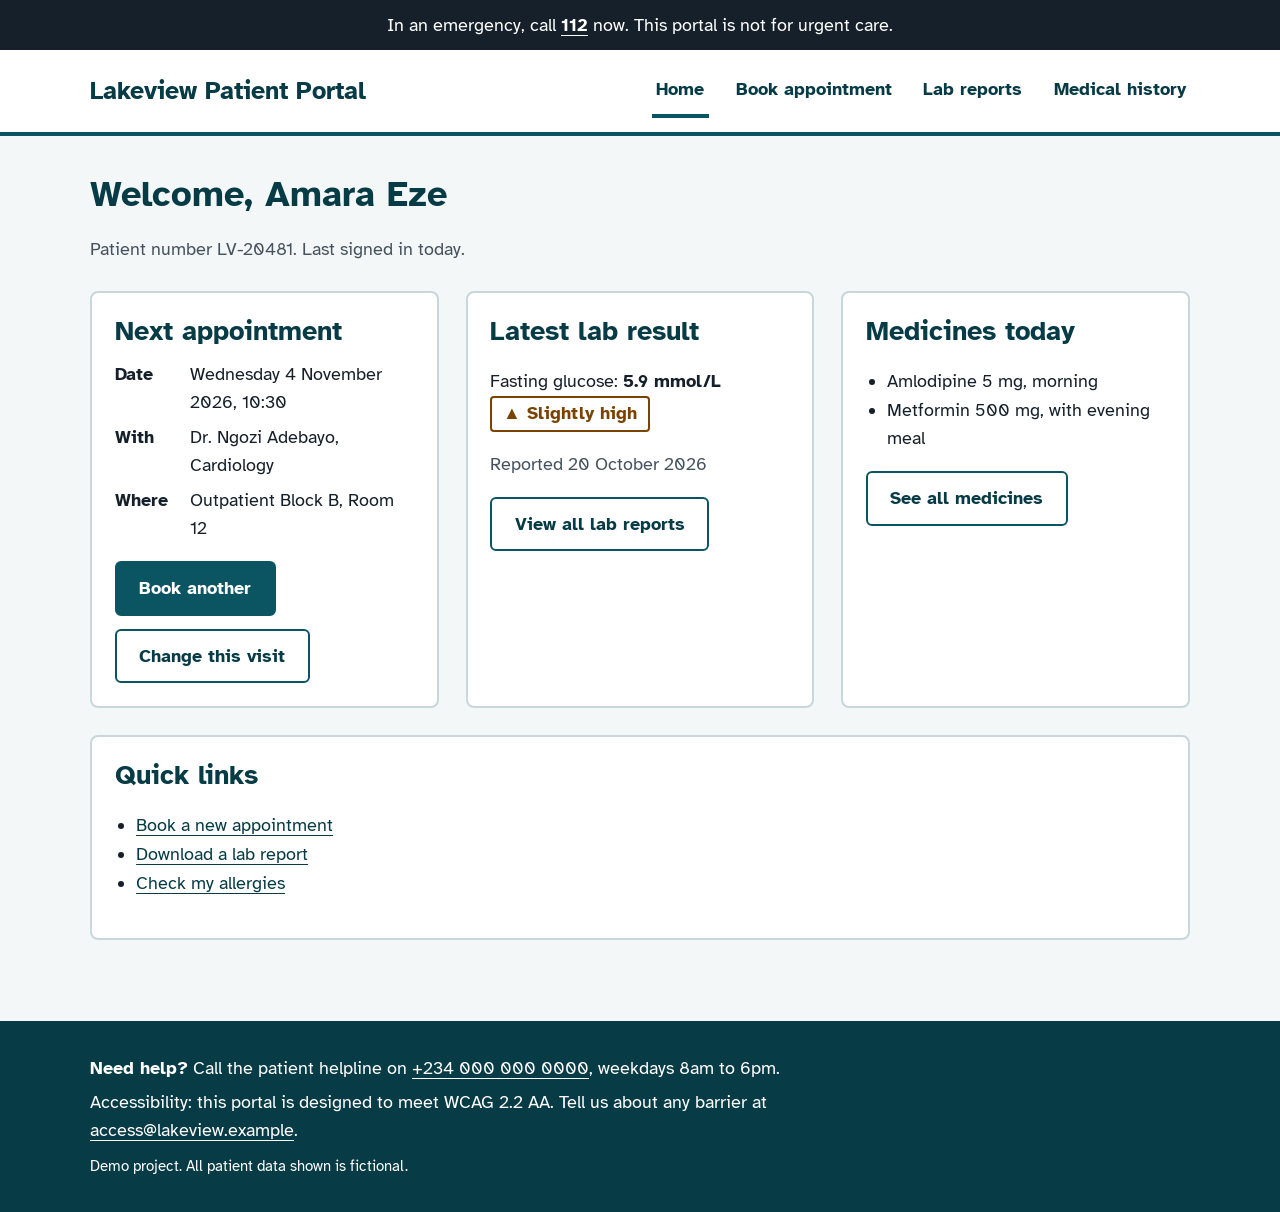
<file: index.html>
<!DOCTYPE html>
<html lang="en">
<head>
<meta charset="utf-8">
<meta name="viewport" content="width=device-width, initial-scale=1">
<title>Home | Lakeview Patient Portal</title>
<link rel="stylesheet" href="https://fonts.googleapis.com/css2?family=Atkinson+Hyperlegible:wght@400;700&display=swap">
<link rel="stylesheet" href="styles.css">
</head>
<body>
<a class="skip" href="#main">Skip to main content</a>
<p class="emergency">In an emergency, call <a href="tel:112">112</a> now. This portal is not for urgent care.</p>
<header class="site"><div class="wrap">
<a class="brand" href="index.html">Lakeview Patient Portal</a>
<nav aria-label="Main"><ul><li><a href="index.html" aria-current="page">Home</a></li><li><a href="appointments.html">Book appointment</a></li><li><a href="lab-reports.html">Lab reports</a></li><li><a href="medical-history.html">Medical history</a></li></ul></nav>
</div></header>
<main id="main" class="wrap" tabindex="-1">
<h1>Welcome, Amara Eze</h1>
<p class="muted">Patient number LV-20481. Last signed in today.</p>
<div class="cols" style="margin-top:1.5rem">
<section class="panel" aria-labelledby="a1"><h2 id="a1">Next appointment</h2>
<dl class="facts"><dt>Date</dt><dd><time datetime="2026-11-04T10:30">Wednesday 4 November 2026, 10:30</time></dd><dt>With</dt><dd>Dr. Ngozi Adebayo, Cardiology</dd><dt>Where</dt><dd>Outpatient Block B, Room 12</dd></dl>
<div class="actions"><a class="btn" href="appointments.html">Book another</a><a class="btn alt" href="appointments.html">Change this visit</a></div></section>
<section class="panel" aria-labelledby="a2"><h2 id="a2">Latest lab result</h2>
<p>Fasting glucose: <strong>5.9 mmol/L</strong> <span class="badge b-warn"><span aria-hidden="true">&#9650;</span> Slightly high</span></p>
<p class="muted">Reported <time datetime="2026-10-20">20 October 2026</time></p>
<a class="btn alt" href="lab-reports.html">View all lab reports</a></section>
<section class="panel" aria-labelledby="a3"><h2 id="a3">Medicines today</h2>
<ul class="plain"><li>Amlodipine 5 mg, morning</li><li>Metformin 500 mg, with evening meal</li></ul>
<a class="btn alt" href="medical-history.html#medicines">See all medicines</a></section>
</div>
<section class="panel" style="margin-top:1.5rem" aria-labelledby="a4"><h2 id="a4">Quick links</h2>
<ul class="plain"><li><a href="appointments.html">Book a new appointment</a></li><li><a href="lab-reports.html">Download a lab report</a></li><li><a href="medical-history.html#allergies">Check my allergies</a></li></ul></section>
</main>
<footer class="site"><div class="wrap">
<p><strong>Need help?</strong> Call the patient helpline on <a href="tel:+2340000000000">+234 000 000 0000</a>, weekdays 8am to 6pm.</p>
<p>Accessibility: this portal is designed to meet WCAG 2.2 AA. Tell us about any barrier at <a href="mailto:access@lakeview.example">access@lakeview.example</a>.</p>
<p><small>Demo project. All patient data shown is fictional.</small></p>
</div></footer>

</body>
</html>
</file>
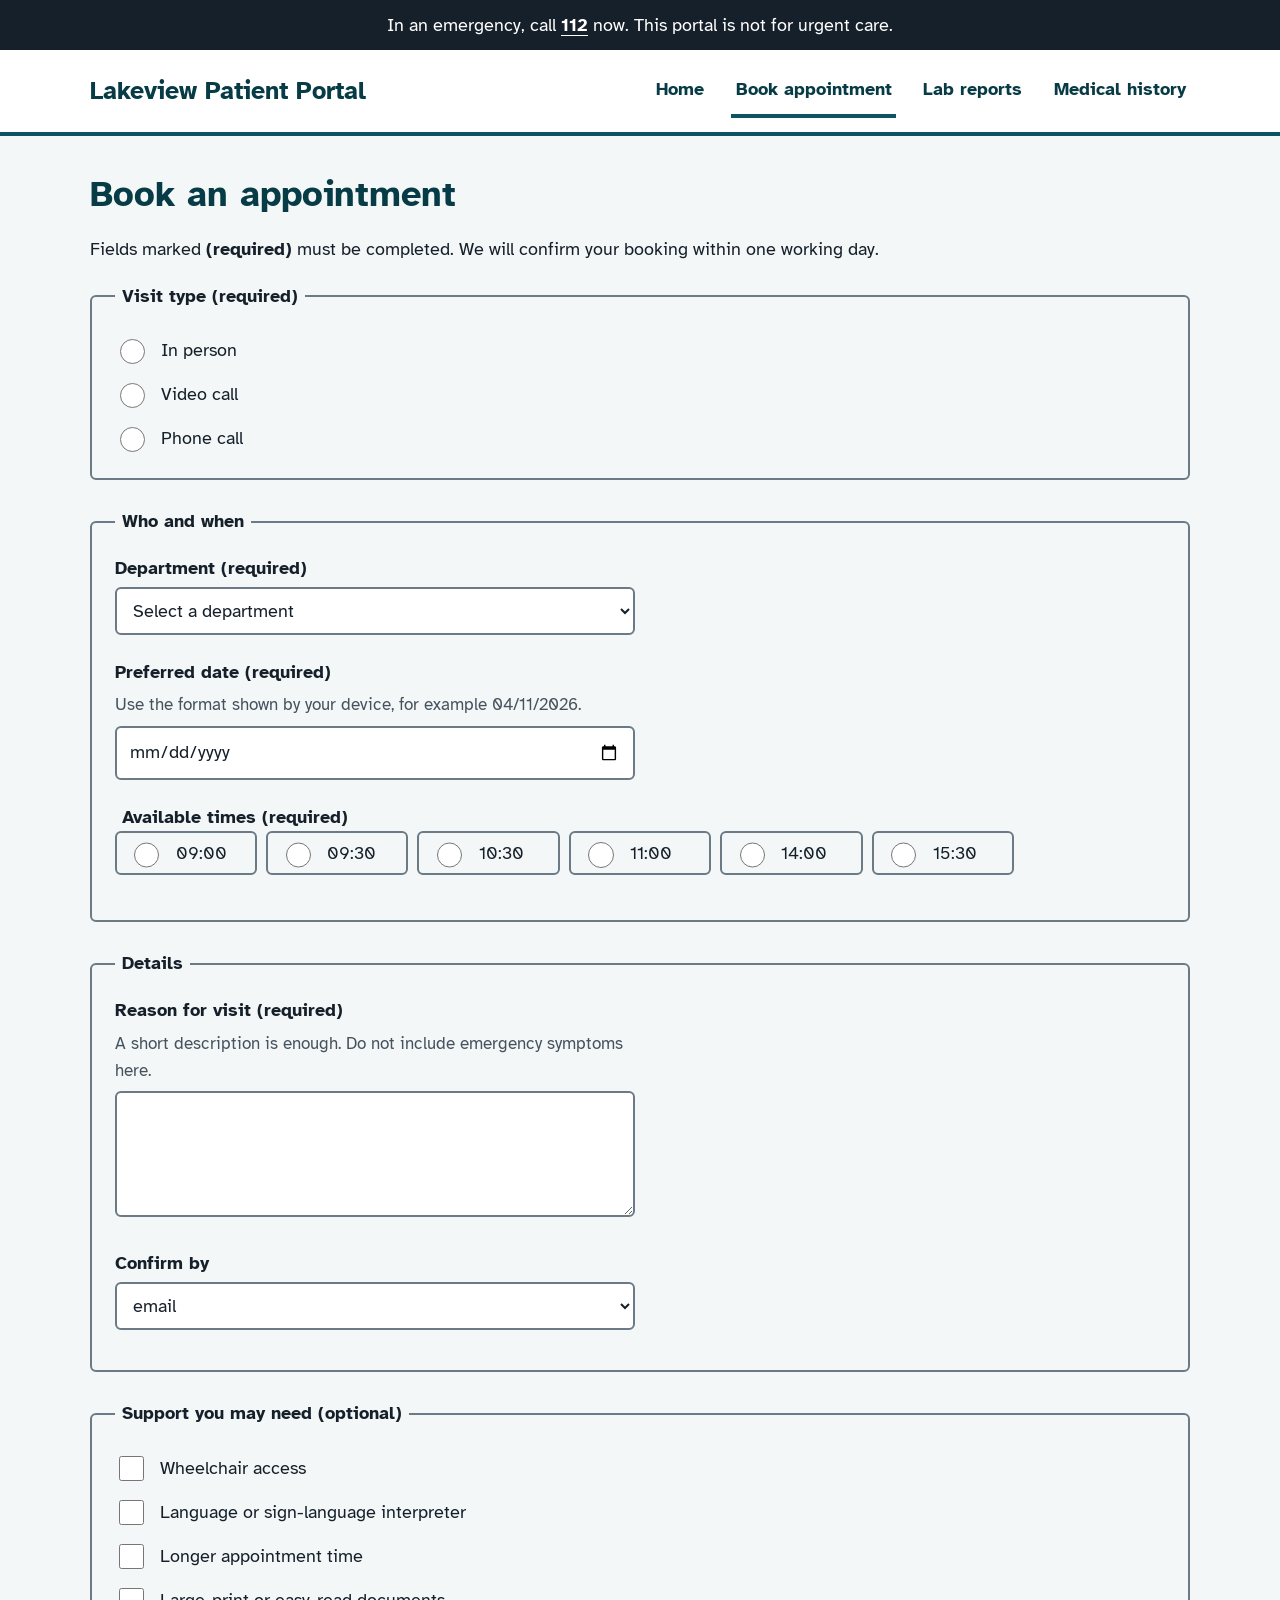
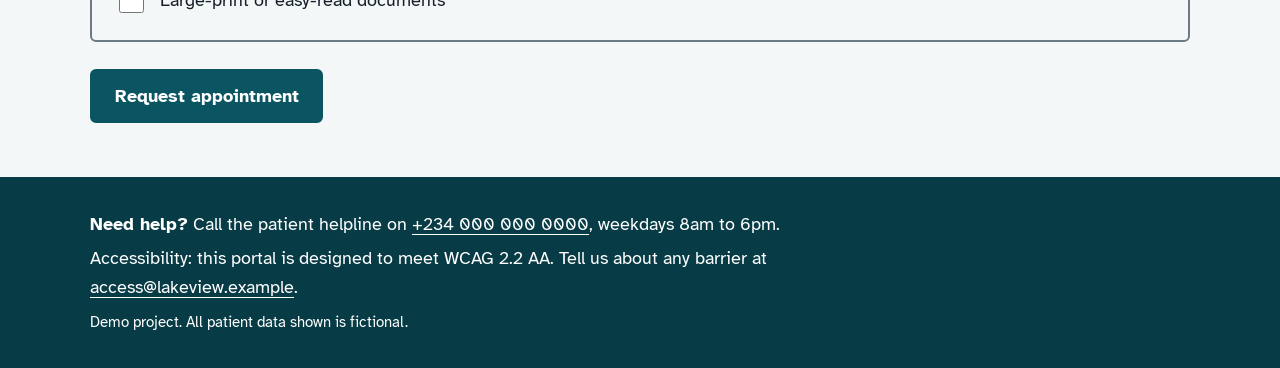
<file: appointments.html>
<!DOCTYPE html>
<html lang="en">
<head>
<meta charset="utf-8">
<meta name="viewport" content="width=device-width, initial-scale=1">
<title>Book an appointment | Lakeview Patient Portal</title>
<link rel="stylesheet" href="https://fonts.googleapis.com/css2?family=Atkinson+Hyperlegible:wght@400;700&display=swap">
<link rel="stylesheet" href="styles.css">
</head>
<body>
<a class="skip" href="#main">Skip to main content</a>
<p class="emergency">In an emergency, call <a href="tel:112">112</a> now. This portal is not for urgent care.</p>
<header class="site"><div class="wrap">
<a class="brand" href="index.html">Lakeview Patient Portal</a>
<nav aria-label="Main"><ul><li><a href="index.html">Home</a></li><li><a href="appointments.html" aria-current="page">Book appointment</a></li><li><a href="lab-reports.html">Lab reports</a></li><li><a href="medical-history.html">Medical history</a></li></ul></nav>
</div></header>
<main id="main" class="wrap" tabindex="-1">
<h1>Book an appointment</h1>
<p>Fields marked <strong>(required)</strong> must be completed. We will confirm your booking within one working day.</p>
<div id="errs" class="errsum" role="alert" tabindex="-1" hidden></div>
<div id="ok" class="okbox" tabindex="-1" role="status" hidden><h2>Request sent</h2><p></p></div>
<form id="book" action="appointments.html" method="post" novalidate>
<fieldset><legend>Visit type (required)</legend>
<label class="choice"><input type="radio" name="visit" id="visit-1" value="In person"> In person</label>
<label class="choice"><input type="radio" name="visit" value="Video call"> Video call</label>
<label class="choice"><input type="radio" name="visit" value="Phone call"> Phone call</label>
<p class="err" id="e-visit" hidden></p></fieldset>
<fieldset><legend>Who and when</legend>
<div class="field"><label for="dept">Department (required)</label>
<select id="dept" name="dept"><option value="">Select a department</option><option>General practice</option><option>Cardiology</option><option>Diabetes clinic</option><option>Eye clinic</option><option>Physiotherapy</option></select><p class="err" id="e-dept" hidden></p></div>
<div class="field"><label for="date">Preferred date (required)</label><p class="hint" id="dh">Use the format shown by your device, for example 04/11/2026.</p>
<input id="date" name="date" type="date" aria-describedby="dh"><p class="err" id="e-date" hidden></p></div>
<fieldset style="border:0;padding:0"><legend>Available times (required)</legend><div class="slots"><label class="choice"><input type="radio" name="time" id="time-1" value="09:00"> 09:00</label><label class="choice"><input type="radio" name="time" id="time-2" value="09:30"> 09:30</label><label class="choice"><input type="radio" name="time" id="time-3" value="10:30"> 10:30</label><label class="choice"><input type="radio" name="time" id="time-4" value="11:00"> 11:00</label><label class="choice"><input type="radio" name="time" id="time-5" value="14:00"> 14:00</label><label class="choice"><input type="radio" name="time" id="time-6" value="15:30"> 15:30</label></div><p class="err" id="e-time" hidden></p></fieldset>
</fieldset>
<fieldset><legend>Details</legend>
<div class="field"><label for="reason">Reason for visit (required)</label><p class="hint" id="rh">A short description is enough. Do not include emergency symptoms here.</p>
<textarea id="reason" name="reason" aria-describedby="rh"></textarea><p class="err" id="e-reason" hidden></p></div>
<div class="field"><label for="contact">Confirm by</label><select id="contact" name="contact"><option>email</option><option>phone call</option><option>SMS</option></select></div>
</fieldset>
<fieldset><legend>Support you may need (optional)</legend>
<label class="choice"><input type="checkbox" name="needs" value="wheelchair"> Wheelchair access</label>
<label class="choice"><input type="checkbox" name="needs" value="interpreter"> Language or sign-language interpreter</label>
<label class="choice"><input type="checkbox" name="needs" value="longer"> Longer appointment time</label>
<label class="choice"><input type="checkbox" name="needs" value="large-print"> Large-print or easy-read documents</label>
</fieldset>
<button type="submit">Request appointment</button>
</form>
</main>
<footer class="site"><div class="wrap">
<p><strong>Need help?</strong> Call the patient helpline on <a href="tel:+2340000000000">+234 000 000 0000</a>, weekdays 8am to 6pm.</p>
<p>Accessibility: this portal is designed to meet WCAG 2.2 AA. Tell us about any barrier at <a href="mailto:access@lakeview.example">access@lakeview.example</a>.</p>
<p><small>Demo project. All patient data shown is fictional.</small></p>
</div></footer>
<script>
(function(){
var f=document.getElementById("book"),sum=document.getElementById("errs"),ok=document.getElementById("ok");
f.date.min=new Date().toISOString().slice(0,10);
var rules=[["visit","visit-1","Choose a visit type"],["dept","dept","Select a department"],["date","date","Enter a preferred date"],["time","time-1","Choose a time slot"],["reason","reason","Describe the reason for your visit"]];
f.addEventListener("submit",function(e){
 e.preventDefault();
 var bad=[];
 rules.forEach(function(r){
  var el=f.elements[r[0]],v=(el.value||"").trim(),m=document.getElementById("e-"+r[0]);
  var fail=!v;
  m.hidden=!fail; m.textContent=fail?r[2]:"";
  if(el.nodeType===1){fail?el.setAttribute("aria-invalid","true"):el.removeAttribute("aria-invalid");}
  if(fail)bad.push(r);
 });
 ok.hidden=true;
 if(bad.length){
  sum.innerHTML="<h2>There "+(bad.length>1?"are "+bad.length+" problems":"is 1 problem")+" with your booking</h2><ul>"+bad.map(function(r){return '<li><a href="#'+r[1]+'">'+r[2]+"</a></li>"}).join("")+"</ul>";
  sum.hidden=false; sum.focus(); return;
 }
 sum.hidden=true;
 ok.querySelector("p").textContent="Your request for "+f.dept.value+" on "+f.date.value+" at "+f.time.value+" has been sent. We will confirm by "+f.contact.value+" within one working day.";
 ok.hidden=false; ok.focus();
});
})();
</script>
</body>
</html>
</file>
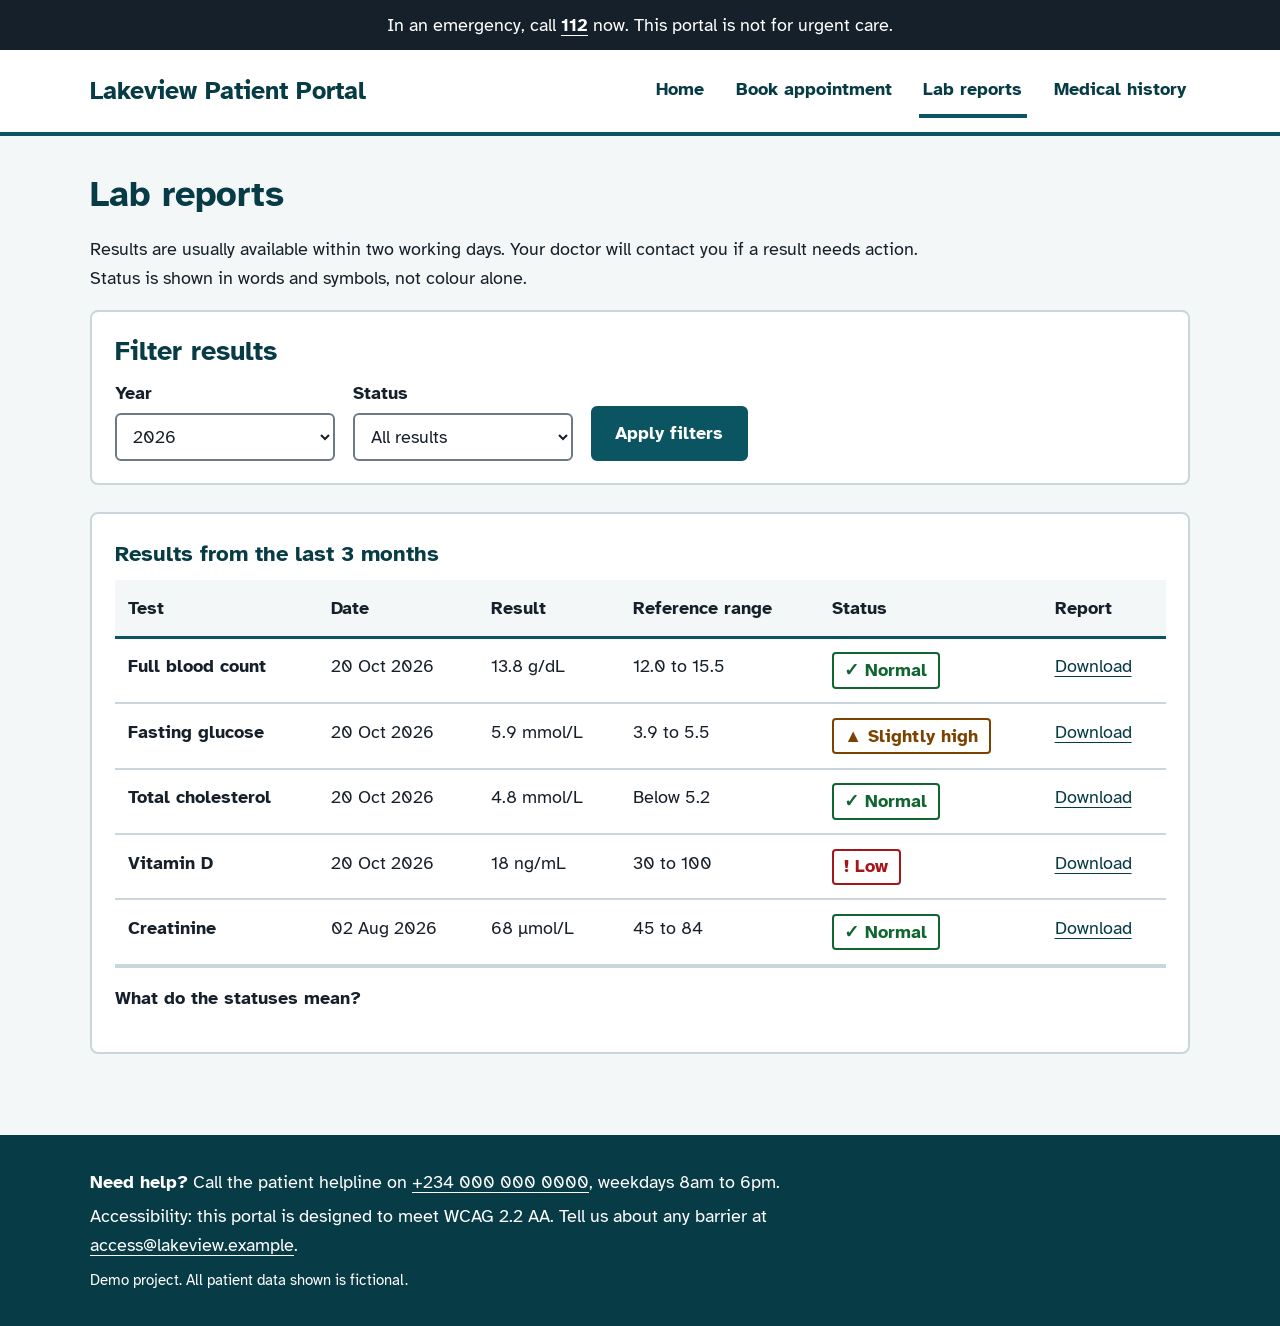
<file: lab-reports.html>
<!DOCTYPE html>
<html lang="en">
<head>
<meta charset="utf-8">
<meta name="viewport" content="width=device-width, initial-scale=1">
<title>Lab reports | Lakeview Patient Portal</title>
<link rel="stylesheet" href="https://fonts.googleapis.com/css2?family=Atkinson+Hyperlegible:wght@400;700&display=swap">
<link rel="stylesheet" href="styles.css">
</head>
<body>
<a class="skip" href="#main">Skip to main content</a>
<p class="emergency">In an emergency, call <a href="tel:112">112</a> now. This portal is not for urgent care.</p>
<header class="site"><div class="wrap">
<a class="brand" href="index.html">Lakeview Patient Portal</a>
<nav aria-label="Main"><ul><li><a href="index.html">Home</a></li><li><a href="appointments.html">Book appointment</a></li><li><a href="lab-reports.html" aria-current="page">Lab reports</a></li><li><a href="medical-history.html">Medical history</a></li></ul></nav>
</div></header>
<main id="main" class="wrap" tabindex="-1">
<h1>Lab reports</h1>
<p>Results are usually available within two working days. Your doctor will contact you if a result needs action. Status is shown in words and symbols, not colour alone.</p>
<section class="panel" aria-labelledby="f"><h2 id="f">Filter results</h2>
<form action="lab-reports.html" method="get" style="display:flex;flex-wrap:wrap;gap:1rem;align-items:end">
<div style="min-width:220px"><label for="yr">Year</label><select id="yr" name="year"><option>2026</option><option>2025</option><option>2024</option></select></div>
<div style="min-width:220px"><label for="st">Status</label><select id="st" name="status"><option>All results</option><option>Needs attention</option><option>Normal</option></select></div>
<button type="submit">Apply filters</button></form></section>
<section class="panel" aria-labelledby="t"><div class="tw"><table>
<caption id="t">Results from the last 3 months</caption>
<thead><tr><th scope="col">Test</th><th scope="col">Date</th><th scope="col">Result</th><th scope="col">Reference range</th><th scope="col">Status</th><th scope="col">Report</th></tr></thead>
<tbody><tr><th scope="row">Full blood count</th><td><time>20 Oct 2026</time></td><td>13.8 g/dL</td><td>12.0 to 15.5</td><td><span class="badge b-ok"><span aria-hidden="true">&#10003; </span>Normal</span></td><td><a href="#">Download<span class="vh"> Full blood count report (PDF)</span></a></td></tr><tr><th scope="row">Fasting glucose</th><td><time>20 Oct 2026</time></td><td>5.9 mmol/L</td><td>3.9 to 5.5</td><td><span class="badge b-warn"><span aria-hidden="true">&#9650; </span>Slightly high</span></td><td><a href="#">Download<span class="vh"> Fasting glucose report (PDF)</span></a></td></tr><tr><th scope="row">Total cholesterol</th><td><time>20 Oct 2026</time></td><td>4.8 mmol/L</td><td>Below 5.2</td><td><span class="badge b-ok"><span aria-hidden="true">&#10003; </span>Normal</span></td><td><a href="#">Download<span class="vh"> Total cholesterol report (PDF)</span></a></td></tr><tr><th scope="row">Vitamin D</th><td><time>20 Oct 2026</time></td><td>18 ng/mL</td><td>30 to 100</td><td><span class="badge b-bad"><span aria-hidden="true">&#33; </span>Low</span></td><td><a href="#">Download<span class="vh"> Vitamin D report (PDF)</span></a></td></tr><tr><th scope="row">Creatinine</th><td><time>02 Aug 2026</time></td><td>68 &micro;mol/L</td><td>45 to 84</td><td><span class="badge b-ok"><span aria-hidden="true">&#10003; </span>Normal</span></td><td><a href="#">Download<span class="vh"> Creatinine report (PDF)</span></a></td></tr></tbody></table></div>
<details><summary>What do the statuses mean?</summary><p><strong>Normal</strong> means within the usual range. <strong>Slightly high</strong> or <strong>Low</strong> means outside it. This is not a diagnosis, so please discuss results with your doctor.</p></details></section>
</main>
<footer class="site"><div class="wrap">
<p><strong>Need help?</strong> Call the patient helpline on <a href="tel:+2340000000000">+234 000 000 0000</a>, weekdays 8am to 6pm.</p>
<p>Accessibility: this portal is designed to meet WCAG 2.2 AA. Tell us about any barrier at <a href="mailto:access@lakeview.example">access@lakeview.example</a>.</p>
<p><small>Demo project. All patient data shown is fictional.</small></p>
</div></footer>

</body>
</html>
</file>
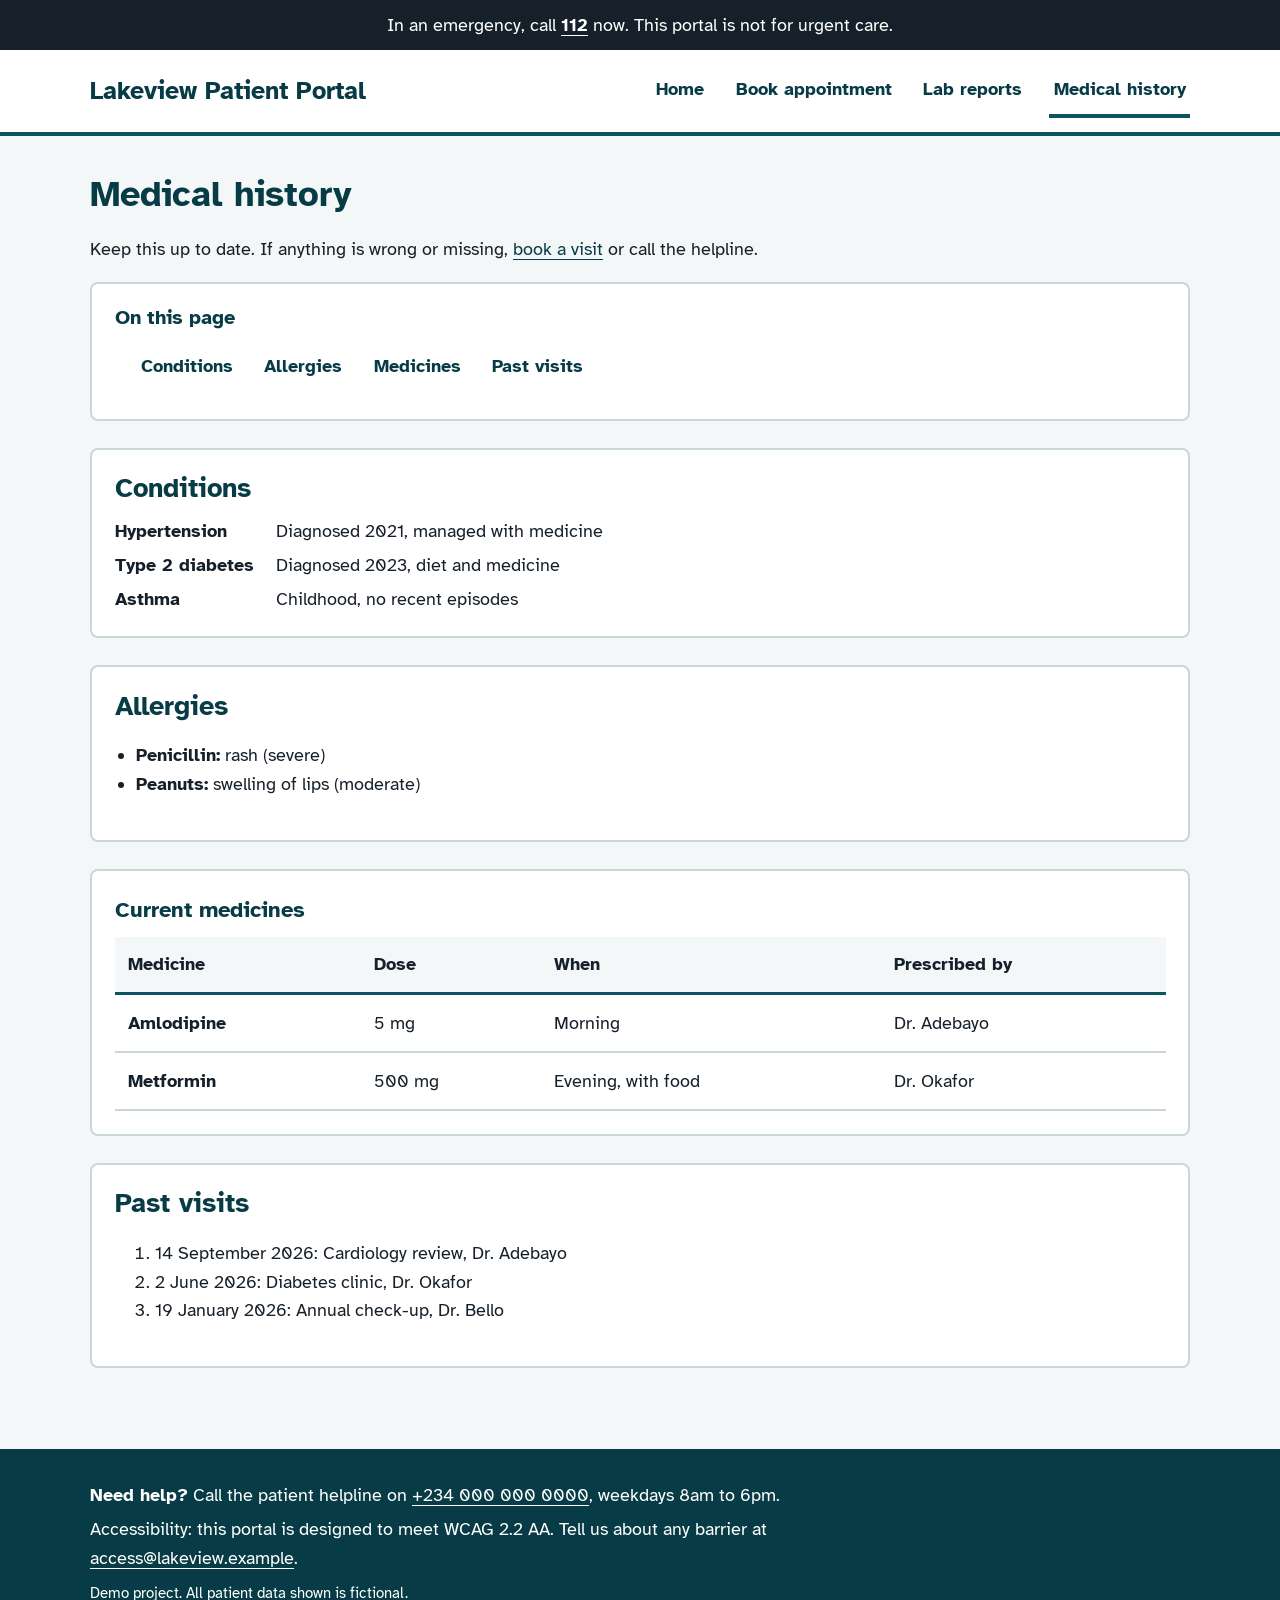
<file: medical-history.html>
<!DOCTYPE html>
<html lang="en">
<head>
<meta charset="utf-8">
<meta name="viewport" content="width=device-width, initial-scale=1">
<title>Medical history | Lakeview Patient Portal</title>
<link rel="stylesheet" href="https://fonts.googleapis.com/css2?family=Atkinson+Hyperlegible:wght@400;700&display=swap">
<link rel="stylesheet" href="styles.css">
</head>
<body>
<a class="skip" href="#main">Skip to main content</a>
<p class="emergency">In an emergency, call <a href="tel:112">112</a> now. This portal is not for urgent care.</p>
<header class="site"><div class="wrap">
<a class="brand" href="index.html">Lakeview Patient Portal</a>
<nav aria-label="Main"><ul><li><a href="index.html">Home</a></li><li><a href="appointments.html">Book appointment</a></li><li><a href="lab-reports.html">Lab reports</a></li><li><a href="medical-history.html" aria-current="page">Medical history</a></li></ul></nav>
</div></header>
<main id="main" class="wrap" tabindex="-1">
<h1>Medical history</h1>
<p>Keep this up to date. If anything is wrong or missing, <a href="appointments.html">book a visit</a> or call the helpline.</p>
<nav aria-label="On this page" class="panel"><h2 style="font-size:1.1rem">On this page</h2>
<ul class="plain"><li><a href="#conditions">Conditions</a></li><li><a href="#allergies">Allergies</a></li><li><a href="#medicines">Medicines</a></li><li><a href="#visits">Past visits</a></li></ul></nav>
<section class="panel" id="conditions" aria-labelledby="h1c"><h2 id="h1c">Conditions</h2>
<dl class="facts"><dt>Hypertension</dt><dd>Diagnosed 2021, managed with medicine</dd><dt>Type 2 diabetes</dt><dd>Diagnosed 2023, diet and medicine</dd><dt>Asthma</dt><dd>Childhood, no recent episodes</dd></dl></section>
<section class="panel" id="allergies" aria-labelledby="h2c"><h2 id="h2c">Allergies</h2>
<ul class="plain"><li><strong>Penicillin:</strong> rash (severe)</li><li><strong>Peanuts:</strong> swelling of lips (moderate)</li></ul></section>
<section class="panel" id="medicines" aria-labelledby="h3c"><div class="tw"><table>
<caption id="h3c">Current medicines</caption>
<thead><tr><th scope="col">Medicine</th><th scope="col">Dose</th><th scope="col">When</th><th scope="col">Prescribed by</th></tr></thead>
<tbody><tr><th scope="row">Amlodipine</th><td>5 mg</td><td>Morning</td><td>Dr. Adebayo</td></tr>
<tr><th scope="row">Metformin</th><td>500 mg</td><td>Evening, with food</td><td>Dr. Okafor</td></tr></tbody></table></div></section>
<section class="panel" id="visits" aria-labelledby="h4c"><h2 id="h4c">Past visits</h2>
<ol class="plain"><li><time datetime="2026-09-14">14 September 2026</time>: Cardiology review, Dr. Adebayo</li><li><time datetime="2026-06-02">2 June 2026</time>: Diabetes clinic, Dr. Okafor</li><li><time datetime="2026-01-19">19 January 2026</time>: Annual check-up, Dr. Bello</li></ol></section>
</main>
<footer class="site"><div class="wrap">
<p><strong>Need help?</strong> Call the patient helpline on <a href="tel:+2340000000000">+234 000 000 0000</a>, weekdays 8am to 6pm.</p>
<p>Accessibility: this portal is designed to meet WCAG 2.2 AA. Tell us about any barrier at <a href="mailto:access@lakeview.example">access@lakeview.example</a>.</p>
<p><small>Demo project. All patient data shown is fictional.</small></p>
</div></footer>

</body>
</html>
</file>
<file: styles.css>
:root{--ink:#16202A;--muted:#46525E;--teal:#0B5563;--teal-d:#073B45;--bg:#F3F7F7;--card:#fff;--line:#6B7A85;--soft:#C9D6DA;--ok:#116530;--warn:#7A4300;--bad:#A4161A;--focus:#FFBF47}
*,*::before,*::after{box-sizing:border-box}
html{font-size:112.5%}
body{margin:0;background:var(--bg);color:var(--ink);font-family:"Atkinson Hyperlegible",Verdana,Arial,sans-serif;line-height:1.6}
a{color:var(--teal-d);text-underline-offset:.2em}
a:hover{text-decoration-thickness:3px}
:focus-visible{outline:3px solid var(--ink);outline-offset:2px;box-shadow:0 0 0 6px var(--focus)}
h1,h2,h3{line-height:1.25;margin:0 0 .6rem;color:var(--teal-d)}
h1{font-size:2rem}h2{font-size:1.5rem}h3{font-size:1.2rem}
p{max-width:70ch}
.muted{color:var(--muted)}
.skip{position:absolute;left:1rem;top:-5rem;background:var(--ink);color:#fff;padding:.75rem 1rem;z-index:20}
.skip:focus{top:1rem}
.vh{position:absolute;width:1px;height:1px;overflow:hidden;clip-path:inset(50%);white-space:nowrap}
.wrap{width:min(100% - 2rem,1100px);margin-inline:auto}
.emergency{background:var(--ink);color:#fff;padding:.6rem 1rem;text-align:center;margin:0;max-width:none}
.emergency a{color:#fff;font-weight:700}
header.site{background:var(--card);border-bottom:4px solid var(--teal)}
header.site .wrap{display:flex;flex-wrap:wrap;gap:.5rem 2rem;align-items:center;justify-content:space-between;padding-block:.75rem}
.brand{font-size:1.4rem;font-weight:700;color:var(--teal-d);text-decoration:none}
nav ul{display:flex;flex-wrap:wrap;gap:.25rem 1.25rem;list-style:none;margin:0;padding:0}
nav a{display:inline-block;padding:.6rem .25rem;min-height:44px;font-weight:700;text-decoration:none;border-bottom:4px solid transparent}
nav a:hover{border-color:var(--soft)}
nav a[aria-current=page]{border-color:var(--teal)}
main{padding-block:2rem 3rem}
.panel{background:var(--card);border:2px solid var(--soft);border-radius:8px;padding:1.25rem;margin-bottom:1.5rem}
.cols{display:grid;grid-template-columns:repeat(auto-fit,minmax(280px,1fr));gap:1.5rem}
.cols .panel{margin:0}
.btn,button{display:inline-flex;align-items:center;justify-content:center;min-height:44px;padding:.6rem 1.25rem;border:2px solid var(--teal);background:var(--teal);color:#fff;font:inherit;font-weight:700;border-radius:6px;text-decoration:none;cursor:pointer}
.btn:hover,button:hover{background:var(--teal-d);border-color:var(--teal-d)}
.btn.alt{background:#fff;color:var(--teal-d)}
.btn.alt:hover{background:var(--bg)}
.actions{display:flex;flex-wrap:wrap;gap:.75rem;margin-top:1rem}
/* forms */
fieldset{border:2px solid var(--line);border-radius:6px;margin:0 0 1.5rem;padding:1rem 1.25rem}
legend{font-weight:700;padding-inline:.4rem}
label{display:block;font-weight:700;margin-bottom:.25rem}
.hint{color:var(--muted);margin:0 0 .4rem;font-size:.95rem}
input:not([type=radio]):not([type=checkbox]),select,textarea{width:100%;min-height:44px;padding:.55rem .7rem;font:inherit;color:var(--ink);background:#fff;border:2px solid var(--line);border-radius:6px}
textarea{min-height:7rem}
.field{margin-bottom:1.25rem;max-width:520px}
.choice{display:flex;align-items:center;gap:.75rem;min-height:44px;font-weight:400;margin:0}
input[type=radio],input[type=checkbox]{width:1.4rem;height:1.4rem;accent-color:var(--teal);flex:none}
.slots{display:grid;grid-template-columns:repeat(auto-fill,minmax(130px,1fr));gap:.5rem}
.slots .choice{border:2px solid var(--line);border-radius:6px;padding:.3rem .7rem}
.err{color:var(--bad);font-weight:700;margin:.3rem 0 0}
[aria-invalid=true]{border-color:var(--bad)!important;border-width:3px!important}
.errsum{border:4px solid var(--bad);background:#fff;padding:1rem 1.25rem;margin-bottom:1.5rem;border-radius:6px}
.errsum h2{color:var(--bad);font-size:1.25rem}
.okbox{border:4px solid var(--ok);background:#fff;padding:1rem 1.25rem;margin-bottom:1.5rem;border-radius:6px}
[hidden]{display:none!important}
/* tables + badges */
.tw{overflow-x:auto}
table{width:100%;border-collapse:collapse;min-width:560px}
caption{text-align:left;font-weight:700;font-size:1.2rem;padding-bottom:.5rem;color:var(--teal-d)}
th,td{text-align:left;padding:.75rem;border-bottom:2px solid var(--soft);vertical-align:top}
thead th{border-bottom:3px solid var(--teal);background:var(--bg)}
.badge{display:inline-block;padding:.1rem .6rem;border:2px solid currentColor;border-radius:4px;font-weight:700;white-space:nowrap}
.b-ok{color:var(--ok)}.b-warn{color:var(--warn)}.b-bad{color:var(--bad)}
dl.facts{display:grid;grid-template-columns:max-content 1fr;gap:.3rem 1.25rem;margin:0}
dl.facts dt{font-weight:700}dl.facts dd{margin:0}
ul.plain{padding-left:1.2rem}
details{border-top:2px solid var(--soft);padding:.5rem 0}
summary{cursor:pointer;font-weight:700;min-height:44px;display:flex;align-items:center}
footer.site{background:var(--teal-d);color:#fff;padding:1.5rem 0}
footer.site a{color:#fff}
footer.site p{margin:.3rem 0}
@media(max-width:600px){html{font-size:106%}dl.facts{grid-template-columns:1fr}}
@media(prefers-contrast:more){:root{--soft:#6B7A85}}
@media(prefers-reduced-motion:reduce){*{scroll-behavior:auto!important;transition:none!important;animation:none!important}}
@media(forced-colors:active){.btn,button{border:2px solid ButtonText}.badge{border-color:CanvasText}}
</file>
